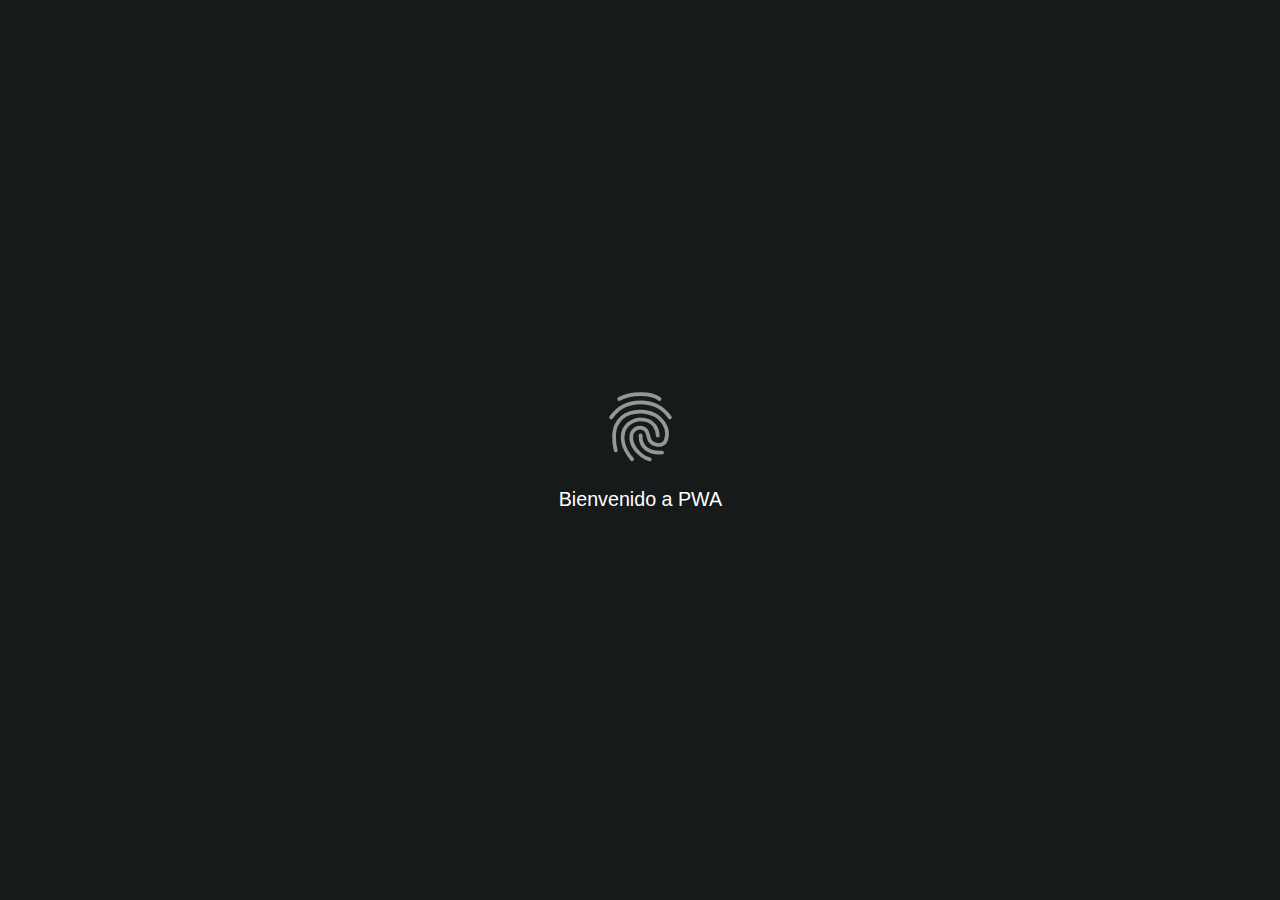
<file: index.html>
<!DOCTYPE html>
<html lang="es">
<head>
    
    <meta charset="UTF-8">
    <meta name="viewport" content="width=device-width, initial-scale=1.0">
    <meta http-equiv="X-UA-Compatible" content="ie=edge">
    <link rel="stylesheet" href="css/estilo.css">

    <!-- PWA desde aqui segun el video-->
        <!-- Para pintar de color la barra de navegador de un navegador-->
        <meta name="theme-color" content="#222">
        <!-- Para decirle a los navegadores que tu sitio esta optimizado para moviles y que el sitio es amigable -->
        <meta name="MobileOptimized" content="width">
        <meta name="HandheldFriendly" content="true">
        <!-- PWA para apple-->
        <meta name="apple-mobile-web-app-capable" content="yes">
        <meta name="apple-mobile-web-app-status-bar-style" content="black-translucent">
        <!-- icono-->
        <link rel="shortcut icon" type="image/png" href="img/16.png">
        <!-- Pantalla de inicio-->
        <link rel="apple-touch-icon" href="img/ico.png">
        <link rel="apple-touch-startup-image" href="img/ico.png">
        <!-- importante -->
        <link rel="manifest" href="manifest.json">

    <title>sau-manich</title>
</head>
<body>
        <div id="container">
                <svg width="51px" height="57px" viewBox="0 0 51 57" version="1.1" xmlns="http://www.w3.org/2000/svg" xmlns:xlink="http://www.w3.org/1999/xlink">
                    <g id="Page-1" stroke="none" stroke-width="1" fill="none" fill-rule="evenodd" stroke-linecap="round">
                        <g id="Artboard" transform="translate(-438.000000, -102.000000)" stroke="#979797" stroke-width="3">
                            <path d="M480.643284,151.284579 C475.23108,151.626868 470.974076,150.608589 467.872272,148.229744 C464.770468,145.850898 463.292395,142.254438 463.438051,137.440365" class="pathType1" id="Path-1"></path>
                            <path d="M446.36112,108.380701 C450.726056,105.742327 456.418366,104.42314 463.438051,104.42314 C470.457736,104.42314 475.514887,105.742327 478.609504,108.380701" class="pathType2" id="Path-2"></path>
                            <path d="M439.918388,123.071927 C445.448433,115.050039 453.279464,111.039094 463.41148,111.039094 C473.543496,111.039094 481.374527,115.050039 486.904572,123.071927" class="pathType2" id="Path-3"></path>
                            <path d="M456.64383,156.632203 C452.694302,151.774532 450.31629,147.294823 449.509794,143.193076 C448.300049,137.040455 449.8911,132.386793 452.721689,129.347965 C455.019807,126.88078 459.765192,124.745728 462.6918,124.745728 C468.117645,124.745728 472.283129,126.419684 474.617171,129.690941 C476.173198,131.87178 477.04408,134.564603 477.229816,137.76941" class="pathType1" id="Path-4"></path>
                            <path d="M443.604581,149.533875 C441.980135,143.519811 441.59018,134.404517 443.910397,129.625646 C446.230614,124.846775 449.433636,121.343822 455.131736,119.64833 C459.380393,118.384126 461.442452,118.528162 463.428252,118.454479 C465.414052,118.380797 473.463617,118.874095 478.61653,123.786554 C484.741431,129.625646 485.442423,135.555996 483.909701,140.688966 C482.632142,144.967416 478.598003,145.311836 477.229816,145.151449 C474.182446,144.794219 471.632577,143.103526 470.812048,141.539137 C468.868368,137.833394 469.950986,132.31092 464.322938,131.429809 C460.171841,130.779926 458.842293,132.502596 457.563554,134.015188 C456.284816,135.52778 455.373073,138.594315 456.548699,143.040265 C457.724326,147.486214 461.1968,151.001714 464.322938,153.502325 C466.407029,155.1694 468.570066,156.212693 470.812048,156.632203" class="pathType1" id="Path-5"></path>
                        </g>
                    </g>
                </svg>
                
            
                    <svg width="60px" height="60px" viewBox="0 0 60 60" version="1.1" xmlns="http://www.w3.org/2000/svg" xmlns:xlink="http://www.w3.org/1999/xlink">
                        <g id="Page-1" stroke="none" stroke-width="1" fill="none" fill-rule="evenodd">
                            <g id="Artboard" stroke="#0f8fa5" stroke-width="3">
                                <circle id="Oval" cx="30" cy="30" r="28"></circle>
                                <path d="M44.5038705,21.7819773 L23.5895375,41.995235 L13.5270395,31.313432 C11.6014933,28.2666192 9.4997705,26.7432128 7.22187102,26.7432128 C3.19361944,26.7432128 2.00387054,30 2.00387054,30 C1.74465551,44.5862972 14.5398975,58 30.0038705,58 C45.4678435,58 58.0038705,45.463973 58.0038705,30 C58.0038705,22.2901599 54.8877913,15.3081191 49.8463524,10.2445972" id="check" stroke-linecap="round" stroke-linejoin="round" stroke-dasharray="168" stroke-dashoffset="-168"></path>
                                
                            </g>
                        </g>
                    </svg>
            
            </div>
            <div id="text">Bienvenido a PWA </div>
            <script src="js/huella.js"></script>
            <!-- PWA script -->
        <script src="script.js"></script>
</body>
</html>
</file>
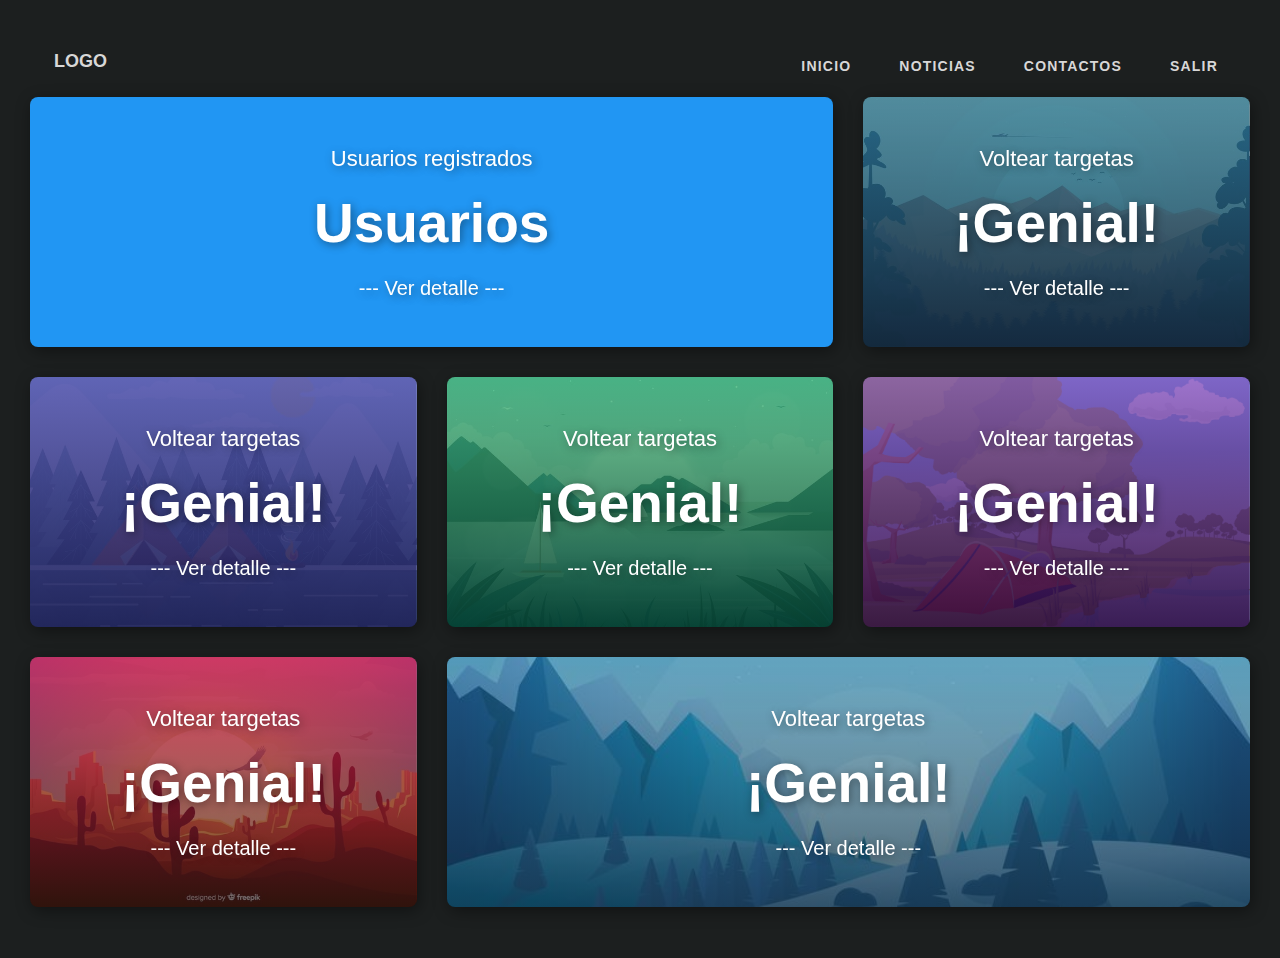
<file: home.html>
<!DOCTYPE html>
<html lang="es">
<head>
      <meta charset="UTF-8">
      <meta name="viewport" content="width=device-width, initial-scale=1.0">
      <meta http-equiv="X-UA-Compatible" content="ie=edge">

      <link rel="stylesheet" href="css/menu.css">
      <!-- PWA desde aqui segun el video-->
        <!-- Para pintar de color la barra de navegador de un navegador-->
        <meta name="theme-color" content="#222">
        <!-- Para decirle a los navegadores que tu sitio esta optimizado para moviles y que el sitio es amigable -->
        <meta name="MobileOptimized" content="width">
        <meta name="HandheldFriendly" content="true">
        <!-- PWA para apple-->
        <meta name="apple-mobile-web-app-capable" content="yes">
        <meta name="apple-mobile-web-app-status-bar-style" content="black-translucent">
        <!-- icono-->
        <link rel="shortcut icon" type="image/png" href="img/16.png">
        <!-- Pantalla de inicio-->
        <link rel="apple-touch-icon" href="img/ico.png">
        <link rel="apple-touch-startup-image" href="img/ico.png">
        <!-- importante -->
        <link rel="manifest" href="manifest.json">
      <title>Menu Responsivo | HTML & CSS</title>
      
</head>
<body>
      <div class="container">
          
            <div class="logo">
                    <a href="home.html">Logo</a>
              </div>
              <br>
            <nav>
                  <input type="checkbox" id="nav" class="ocultar">
                  
                  <label for="nav" class="nav-btn">
                        <i></i>
                        <i></i>
                        <i></i>
                  </label>
                  <div class="nav-envoltura">
                        <ul>
                              <li><a href="home.html">Inicio</a></li>
                              <li><a href="timeline.html">Noticias</a></li>
                              <li><a href="#">Contactos</a></li>
                              <li><a href="index.html">Salir</a></li>
                        </ul>
                  </div>
            </nav>
      </div>

<br><br>

      <div class="grids">
            <div class="card-one">
                <div class="card">
                    <div class="card__side card__side--front" id="front-1">
                        <div class="text-box">
                            <h3 class="text-box-top">Usuarios registrados</h3>
                            <h1 class="text-box-middle">Usuarios</h1>
                            <h3 class="text-box-lower">--- Ver detalle ---</h3>
                        </div>
                    </div>
                    <div class="card__side card__side--back" id="back-1">
                        <div class="text-box">
                            <h3 class="text-box-top">Usuarios registrados</h3>
                            <h1 class="text-box-middle">Usuarios</h1>
                            <h3 class="text-box-lower">--- Ver detalle ---</h3>
                        </div>
                    </div>
                </div>
            </div>
            <div class="card-two">
                <div class="card">
                    <div class="card__side card__side--front" id="front-2">
                        <div class="text-box">
                            <h3 class="text-box-top">Voltear targetas</h3>
                            <h1 class="text-box-middle">¡Genial!</h1>
                            <h3 class="text-box-lower">--- Ver detalle ---</h3>
                        </div>
                    </div>
                    <div class="card__side card__side--back" id="back-2">
                        <div class="text-box">
                            <h3 class="text-box-top">Targeta Volteada</h3>
                            <h1 class="text-box-middle">¡Genial!</h1>
                            <h3 class="text-box-lower">--- Ver detalle ---</h3>
                        </div>
                    </div>
                </div>
            </div>
            <div class="card-three">
                <div class="card">
                    <div class="card__side card__side--front" id="front-3">
                        <div class="text-box">
                            <h3 class="text-box-top">Voltear targetas</h3>
                            <h1 class="text-box-middle">¡Genial!</h1>
                            <h3 class="text-box-lower">--- Ver detalle ---</h3>
                        </div>
                    </div>
                    <div class="card__side card__side--back" id="back-3">
                        <div class="text-box">
                            <h3 class="text-box-top">Targeta Volteada</h3>
                            <h1 class="text-box-middle">¡Genial!</h1>
                            <h3 class="text-box-lower">--- Ver detalle ---</h3>
                        </div>
                    </div>
                </div>
            </div>
            <div class="card-four">
                <div class="card">
                    <div class="card__side card__side--front" id="front-4">
                        <div class="text-box">
                            <h3 class="text-box-top">Voltear targetas</h3>
                            <h1 class="text-box-middle">¡Genial!</h1>
                            <h3 class="text-box-lower">--- Ver detalle ---</h3>
                        </div>
                    </div>
                    <div class="card__side card__side--back" id="back-4">
                        <div class="text-box">
                            <h3 class="text-box-top">Targeta Volteada</h3>
                            <h1 class="text-box-middle">¡Genial!</h1>
                            <h3 class="text-box-lower">--- Ver detalle ---</h3>
                        </div>
                    </div>
                </div>
            </div>
            <div class="card-five">
                <div class="card">
                    <div class="card__side card__side--front" id="front-5">
                        <div class="text-box">
                            <h3 class="text-box-top">Voltear targetas</h3>
                            <h1 class="text-box-middle">¡Genial!</h1>
                            <h3 class="text-box-lower">--- Ver detalle ---</h3>
                        </div>
                    </div>
                    <div class="card__side card__side--back" id="back-5">
                        <div class="text-box">
                            <h3 class="text-box-top">Targeta Volteada</h3>
                            <h1 class="text-box-middle">¡Genial!</h1>
                            <h3 class="text-box-lower">--- Ver detalle ---</h3>
                        </div>
                    </div>
                </div>
            </div>
            <div class="card-six">
                <div class="card">
                    <div class="card__side card__side--front" id="front-6">
                        <div class="text-box">
                            <h3 class="text-box-top">Voltear targetas</h3>
                            <h1 class="text-box-middle">¡Genial!</h1>
                            <h3 class="text-box-lower">--- Ver detalle ---</h3>
                        </div>
                    </div>
                    <div class="card__side card__side--back" id="back-6">
                        <div class="text-box">
                            <h3 class="text-box-top">Targeta Volteada</h3>
                            <h1 class="text-box-middle">¡Genial!</h1>
                            <h3 class="text-box-lower">--- Ver detalle ---</h3> 
                        </div>
                    </div>
                </div>
            </div>
            <div class="card-seven">
                <div class="card">
                    <div class="card__side card__side--front" id="front-7">
                        <div class="text-box">
                            <h3 class="text-box-top">Voltear targetas</h3>
                            <h1 class="text-box-middle">¡Genial!</h1>
                            <h3 class="text-box-lower">--- Ver detalle ---</h3>
                        </div>
                    </div>
                    <div class="card__side card__side--back" id="back-7">
                        <div class="text-box">
                            <h3 class="text-box-top">Targeta Volteada</h3>
                            <h1 class="text-box-middle">¡Genial!</h1>
                            <h3 class="text-box-lower">--- Ver detalle ---</h3> 
                        </div>
                    </div>
                </div>
            </div>
        </div>
    <br><br><br>
    <script src="js/script.js"></script>
</body>

<script>
        var flipCheck = 0;
    
        function rotateCards() {
            if (flipCheck === 0) {
    
                document.getElementById('front-2').classList.add('showGreen');
                document.getElementById('back-2').classList.add('showRed');
    
                document.getElementById('front-1').classList.add('showGreen');
                document.getElementById('back-1').classList.add('showRed');
    
                flipCheck = 1;
    
    
                setTimeout(function () {
                    document.getElementById('front-4').classList.add('showGreen');
                    document.getElementById('back-4').classList.add('showRed');
    
                    document.getElementById('front-3').classList.add('showGreen');
                    document.getElementById('back-3').classList.add('showRed');
    
    
                    document.getElementById('front-5').classList.add('showGreen');
                    document.getElementById('back-5').classList.add('showRed');
    
                    setTimeout(function () {
    
    
                        document.getElementById('front-6').classList.add('showGreen');
                        document.getElementById('back-6').classList.add('showRed');
    
                        document.getElementById('front-7').classList.add('showGreen');
                        document.getElementById('back-7').classList.add('showRed');
                    }, 500);
    
                }, 500);
    
            } else {
    
                document.getElementById('front-2').classList.remove('showGreen');
                document.getElementById('back-2').classList.remove('showRed');
    
                document.getElementById('front-1').classList.remove('showGreen');
                document.getElementById('back-1').classList.remove('showRed');
    
                flipCheck = 0;
    
                setTimeout(function () {
                    document.getElementById('front-3').classList.remove('showGreen');
                    document.getElementById('back-3').classList.remove('showRed');
    
                    document.getElementById('front-4').classList.remove('showGreen');
                    document.getElementById('back-4').classList.remove('showRed');
    
                    document.getElementById('front-5').classList.remove('showGreen');
                    document.getElementById('back-5').classList.remove('showRed');
    
                    setTimeout(function () {
    
                        document.getElementById('front-7').classList.remove('showGreen');
                        document.getElementById('back-7').classList.remove('showRed');
    
                        document.getElementById('front-6').classList.remove('showGreen');
                        document.getElementById('back-6').classList.remove('showRed');
                    }, 500);
                }, 500);
            }
        }
    
        setInterval(rotateCards, 3000); // Time in milliseconds
    </script>
    
</html>
</file>
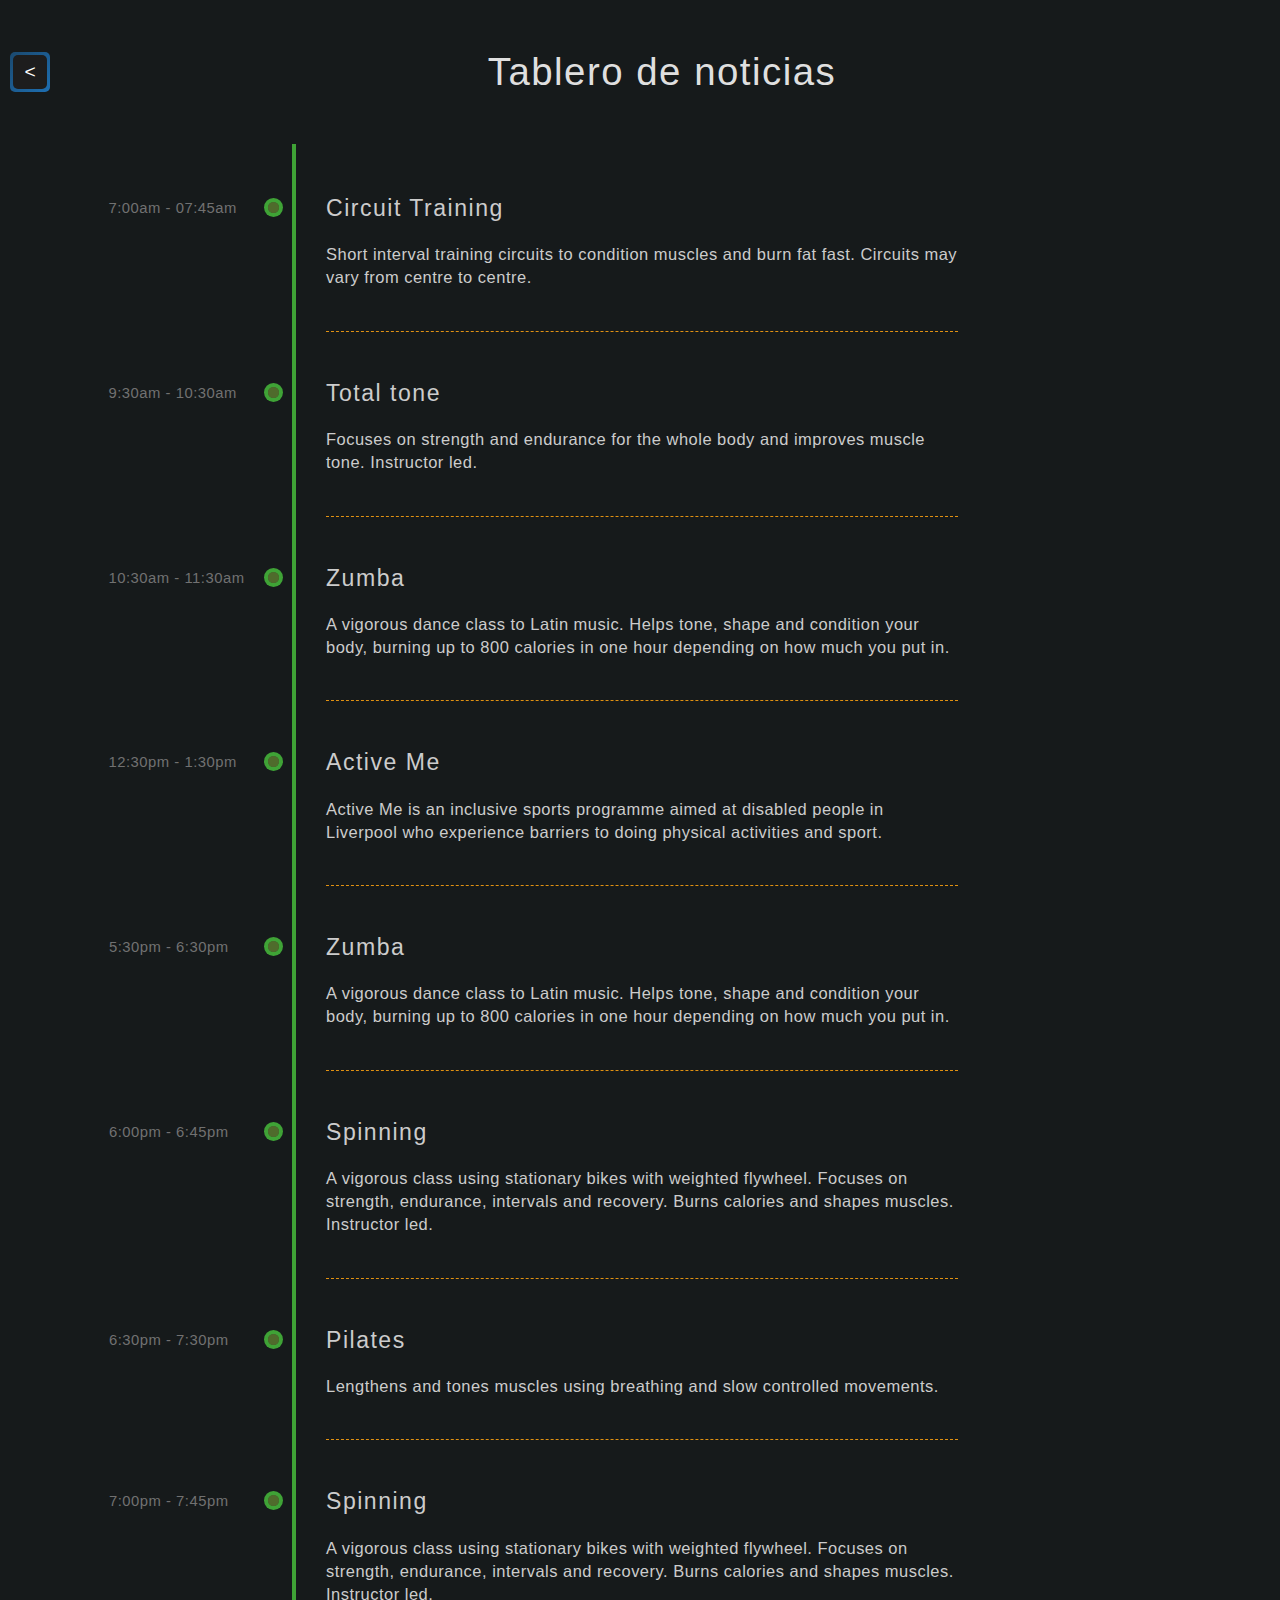
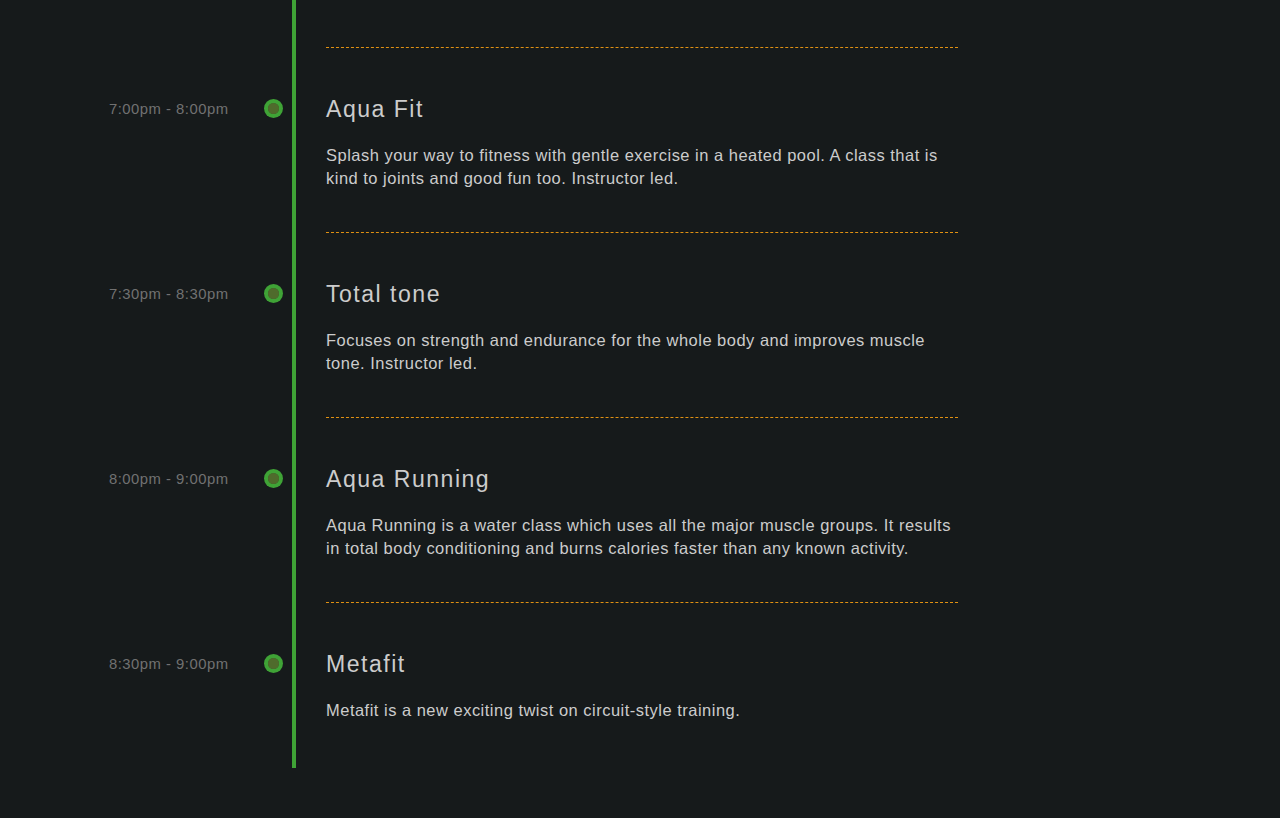
<file: timeline.html>
<!DOCTYPE html>
<html lang="en">
<head>
    <!-- icono-->
    <link rel="shortcut icon" type="image/png" href="img/16.png">
    <meta charset="UTF-8">
    <meta name="viewport" content="width=device-width, initial-scale=1.0">
    <meta http-equiv="X-UA-Compatible" content="ie=edge">
    <link rel="stylesheet" href="css/timeline.css">
    <!-- PWA desde aqui segun el video-->
        <!-- Para pintar de color la barra de navegador de un navegador-->
        <meta name="theme-color" content="#222">
        <!-- Para decirle a los navegadores que tu sitio esta optimizado para moviles y que el sitio es amigable -->
        <meta name="MobileOptimized" content="width">
        <meta name="HandheldFriendly" content="true">
        <!-- PWA para apple-->
        <meta name="apple-mobile-web-app-capable" content="yes">
        <meta name="apple-mobile-web-app-status-bar-style" content="black-translucent">
        
        <!-- Pantalla de inicio-->
        <link rel="apple-touch-icon" href="img/ico.png">
        <link rel="apple-touch-startup-image" href="img/ico.png">
        <!-- importante -->
        <link rel="manifest" href="manifest.json">
    <title>Document</title>
    
</head>
<body>
<div class="button-square">
  <div class="gradient"></div>
  <a href="home.html"><div class="button"> <</div></a>
</div>
          
        <div id="content">
                <h1>Tablero de noticias</h1>
              
                <ul class="timeline">
                  <li class="event" data-date="7:00am - 07:45am">
                    <h3>Circuit Training</h3>
                    <p>Short interval training circuits to condition muscles and burn fat fast. Circuits may vary from centre to centre.</p>
                  </li>
                  <li class="event" data-date="9:30am - 10:30am">
                    <h3>Total tone</h3>
                    <p>Focuses on strength and endurance for the whole body and improves muscle tone. Instructor led.</p>    
                  </li>
                  <li class="event" data-date="10:30am - 11:30am">
                    <h3>Zumba</h3>
                    <p>A vigorous dance class to Latin music. Helps tone, shape and condition your body, burning up to 800 calories in one hour depending on how much you put in.</p>    
                  </li>
                  <li class="event" data-date="12:30pm - 1:30pm">
                    <h3>Active Me</h3>
                    <p>Active Me is an inclusive sports programme aimed at disabled people in Liverpool who experience barriers to doing physical activities and sport.</p>
                  </li>
                  <li class="event" data-date="5:30pm - 6:30pm">
                    <h3>Zumba</h3>
                    <p>A vigorous dance class to Latin music. Helps tone, shape and condition your body, burning up to 800 calories in one hour depending on how much you put in.</p>    
                  </li>
                  <li class="event" data-date="6:00pm - 6:45pm">
                    <h3>Spinning</h3>
                    <p>A vigorous class using stationary bikes with weighted flywheel. Focuses on strength, endurance, intervals and recovery. Burns calories and shapes muscles. Instructor led.</p>    
                  </li>
                  <li class="event" data-date="6:30pm - 7:30pm">
                    <h3>Pilates</h3>
                    <p>Lengthens and tones muscles using breathing and slow controlled movements.</p>
                  </li>
                  <li class="event" data-date="7:00pm - 7:45pm">
                    <h3>Spinning</h3>
                    <p>A vigorous class using stationary bikes with weighted flywheel. Focuses on strength, endurance, intervals and recovery. Burns calories and shapes muscles. Instructor led.</p>    
                  </li>
                  <li class="event" data-date="7:00pm - 8:00pm">
                    <h3>Aqua Fit</h3>
                    <p>Splash your way to fitness with gentle exercise in a heated pool. A class that is kind to joints and good fun too. Instructor led.</p>    
                  </li>
                  <li class="event" data-date="7:30pm - 8:30pm">
                    <h3>Total tone</h3>
                    <p>Focuses on strength and endurance for the whole body and improves muscle tone. Instructor led.</p>    
                  </li>
                  <li class="event" data-date="8:00pm - 9:00pm">
                    <h3>Aqua Running</h3>
                    <p>Aqua Running is a water class which uses all the major muscle groups. It results in total body conditioning and burns calories faster than any known activity.</p>    
                  </li>
                  <li class="event" data-date="8:30pm - 9:00pm">
                    <h3>Metafit</h3>
                    <p>Metafit is a new exciting twist on circuit-style training.</p>    
                  </li>        
                </ul>
              </div>
              <script src="js/script.js"></script>
</body>
</html>
</file>
<file: css/estilo.css>
body {
	margin: 0;
	height: 100vh;
	display: flex;
	justify-content: center;
	align-items: center;
	font-family: 'Roboto', sans-serif;
    flex-direction: column;
    background: #161a1b;
}
#container {
	position: relative;
	transform: scale(1.25)
}
#container:hover {
	cursor: pointer;
}
#container * {
	position: absolute;
	top: 0;
	left: -25px
}

#Path-1,
#Path-2,
#Path-3,
#Path-4,
#Path-5 {
	stroke-dasharray: 200;
  stroke-dashoffset: 0;
/* 	animation-play-state: paused; */
}
.animate-path {
	animation: 0.8s fingerprint_animation ease-in forwards;
}
.animate-path-delay {
	animation: 0.8s fingerprint_animation ease-in forwards;
	animation-delay: 0.1s
	
}
#text {
	margin-top: 100px;
    transform: scale(1.23);
    color: #fff;
/* 	animation-play-state: paused; */
}
.animate-text {
	animation: 0.5s fadeout linear forwards;
}
#check {
	animation-delay: 0.3s;
}
.animate-check {
	animation: 0.5s check_animation linear forwards;
}
#checkmark {
	position: absolute;
	left: -5px;
	top: 0px;
}
#Oval {
	stroke-dasharray: 200px;
	stroke-dashoffset: 200;
	opacity: 0;
	transform: rotate(-75deg);
	transform-origin: 30px 30px;
/* 	animation-play-state: paused; */
}
.animate-oval {
	animation: 0.5s circle_animation 0.2s ease-in forwards;
}
@keyframes fingerprint_animation {
	50% {
		stroke-dashoffset: -100;
	}
	60% {
		stroke-opacity: 0;
	}
	100% {
		stroke-dashoffset: -200;
		stroke-opacity: 0;
	}
}

@keyframes fadeout {
	60% {
		opacity: 1;
	}
	100% {
		opacity: 0;
	}
}

@keyframes circle_animation {
	60% {
		opacity: 1;
	}
	100% {
		opacity: 1;
		stroke-dasharray: 400px;
		transform: rotate(40deg);
	}
}

@keyframes check_animation {
	0% {
		stroke-dasharray: 126;
		stroke-dashoffset: 126;
		
	}
	100% {
		stroke-dasharray: 45;
		stroke-dashoffset: 94
	}
}
</file>
<file: css/menu.css>
*
{
  box-sizing: border-box;
}
body
{
  margin: 0;
  padding: 0;
  width: 100%;
  height: 100vh;
  font-family: tahoma;
  font-weight: 400;
  background: #1c1f1f;
  background-position: center;
  background-size: cover;
}
nav
{
  padding: 8px;
}
.logo
{
  float: left;
  padding: 8px;
  margin-left: 16px;
  margin-top: 8px;
}
.logo a
{
  color: #d8d7d7;
  text-transform: uppercase;
  font-weight: 700;
  font-size: 18px;
  letter-spacing: 0px;
  text-decoration: none;
}
nav ul
{
  float: right;
}
nav ul li
{
  display: inline-block;
  float: left;
}
nav ul li:not(:first-child)
{
  margin-left: 48px;
}
nav ul li:last-child
{
  margin-right: 24px;
}
nav ul li a
{
  display: inline-block;
  outline: none;
  color: #d8d7d7;
  text-transform: uppercase;
  text-decoration: none;
  font-size: 14px;
  letter-spacing: 1.2px;
  font-weight: 600;
}

@media screen and (max-width: 864px)
{
  .logo
  {
    padding: 0;
  }
  .nav-envoltura
  {
    position: fixed;
    top: 0;
    left: 0;
    width: 100%;
    height: 100%;
    z-index: -1;
    background: #1c1f1f;
    opacity: 0;
    transition: all 0.2s ease;
  }
  .nav-envoltura ul
  {
    position: absolute;
    top: 50%;
    transform: translateY(-50%);
    width: 100%;
  }
  .nav-envoltura ul li
  {
    display: block;
    float: none;
    width: 100%;
    text-align: right;
    margin-bottom: 10px;
  }
  .nav-envoltura ul li:nth-child(1) a
  {
    transition-delay: 0.2s;
  }
  .nav-envoltura ul li:nth-child(2) a
  {
    transition-delay: 0.3s;
  }
  .nav-envoltura ul li:nth-child(3) a
  {
    transition-delay: 0.4s;
  }
  .nav-envoltura ul li:nth-child(4) a
  {
    transition-delay: 0.5s;
  }
  .nav-envoltura ul li:not(:first-child)
  {
    margin-left: 0;
  }
  .nav-envoltura ul li a
  {
    padding: 10px 24px;
    opacity: 0;
    color: #d8d7d7;
    font-size: 14px;
    font-weight: 600;
    letter-spacing: 1.2px;
    transform: translateX(-20px);
    transition: all 0.2s ease;
  }
  .nav-btn
  {
    position: fixed;
    right: 10px;
    top: 10px;
    display: block;
    width: 48px;
    height: 48px;
    cursor: pointer;
    z-index: 9999;
    border-radius: 50%;
  }

  .nav-btn i
  {
    display: block;
    width: 20px;
    height: 2px;
    background: #d8d7d7;
    border-radius: 2px;
    margin-left: 14px;
  }
  .nav-btn i:nth-child(1)
  {
    margin-top: 16px;
  }
  .nav-btn i:nth-child(2)
  {
    margin-top: 4px;
    opacity: 1;
  }
  .nav-btn i:nth-child(3)
  {
    margin-top: 4px;
  }
}

#nav:checked + .nav-btn
{
  transform: rotate(45deg);
}

#nav:checked + .nav-btn i
{
  background: #d8d7d7;
  transition: transform 0.2s ease;
}

#nav:checked + .nav-btn i:nth-child(1)
{
  transform: translateY(6px) rotate(180deg);
}

#nav:checked + .nav-btn i:nth-child(2)
{
  opacity: 0;
}

#nav:checked + .nav-btn i:nth-child(3)
{
  transform: translateY(-6px) rotate(90deg);
}

#nav:checked ~ .nav-envoltura
{
  z-index: 9990;
  opacity: 1;
}

#nav:checked ~ .nav-envoltura ul li a
{
  opacity: 1;
  transform: translateX(0);
}

.ocultar
{
  display: none;
  opacity: 0;
}


@import url("https://fonts.googleapis.com/css?family=Rubik:400,700&display=swap");

*,
*::after,
*::before {
    margin: 0;
    padding: 0;
    box-sizing: inherit;
}

html {
    font-size: 48.5%;
}

body {
    font-family: 'Rubik', sans-serif;
    font-weight: 400;
    line-height: 1.7;
    padding: 3rem;
    box-sizing: border-box;
}

.grids {
    max-width: 136rem;
    margin: 0 auto;
    display: grid;
    grid-template-columns: 1fr 1fr;
    grid-column-gap: 3rem;
    grid-row-gap: 3rem;
}

.card-one {
    grid-column: 1/4;
}

.card-two {
    grid-column: 1/4;
}

.card-three {
    grid-column: 1/4;
}

.card-four {
    grid-column: 1/4;
}

.card-five {
    grid-column: 1/4;
}

.card-six {
    grid-column: 1/4;
}

.card-seven {
    grid-column: 1/4;
}

.card {
    perspective: 150rem;
    -moz-perspective: 150rem;
    position: relative;
    height: 25rem;
    width: 100%;
    transition: all ease-in-out 400ms;
    cursor: pointer;
}

.card:hover{
    transform: scale(1.05);
}

.card:active{
    transform: translateY(-1px);
}

.card__side {
    transition: all .8s ease;
    color: white;
    font-size: 2rem;
    position: absolute;
    top: 0;
    left: 0;
    height: 25rem;
    width: 100%;
    backface-visibility: hidden;
    box-shadow: 2px 4px 16px rgba(0, 0, 0, 0.4);
    border-radius: 8px;
}

.card__side--front {
    background-color: #2196F3;
    position: relative;
    background-position: center;
    background-repeat: no-repeat;
    background-size: cover;
}

.card__side--back {
    background-color: #303F9F;
    transform: rotateY(180deg);
    background-position: center;
    background-repeat: no-repeat;
    background-size: cover;
}

.showGreen {
    transform: rotateY(-180deg);
}

.showRed {
    transform: rotateY(0);
}

.text-box {
    position: absolute;
    top: 50%;
    left: 50%;
    transform: translate(-50%, -50%);
    text-align: center;
    width: 100%;
}

.text-box-top {
    font-size: 2.2rem;
    text-shadow: 2px 2px 10px #0000006c;
    font-weight: 400;
}

.text-box-middle {
    font-size: 5.5rem;
    font-weight: 700;
    text-shadow: 2px 2px 10px #0000006c;
}

.text-box-lower {
    font-size: 2rem;
    text-shadow: 2px 2px 10px #0000006c;
    font-weight: 400;
}

.heading{
    transition: all 0.6s linear;
}

.hide{
    visibility: hidden;
    opacity: 0;
}

.show{
    visibility: visible;
    opacity: 1;
}

#front-1 {
<<<<<<< HEAD
    background-image: linear-gradient(rgba(204, 30, 88, 0.6), rgba(20, 20, 20, 0.6)), url("../img/1.png");
=======
    background-image: linear-gradient(rgba(204, 30, 88, 0.6), rgba(20, 20, 20, 0.6)), url("https://https://static.vecteezy.com/system/resources/previews/000/517/829/non_2x/vector-landscape-illustration.png");
>>>>>>> 375df20290ba36adcda4692706c679513d31f9b2
}

#front-2 {
    background-image: linear-gradient(rgba(31, 136, 168, 0.767), rgba(14, 46, 65, 0.9)), url("../img/2.jpg");
}

#front-3 {
    background-image: linear-gradient(rgba(84, 86, 175, 0.9), rgba(27, 27, 85, 0.9)), url("../img/3.jpg");
}

#front-4 {
    background-image: linear-gradient(rgba(74, 190, 122, 0.767), rgba(6, 66, 48, 0.9)), url("../img/4.jpg");
}

#front-5 {
    background-image: linear-gradient(rgba(128, 74, 190, 0.767), rgba(42, 6, 66, 0.9)), url("../img/7.jpg");
}

#front-6 {
    background-image: linear-gradient(rgba(214, 21, 86, 0.801), rgba(20, 20, 20, 0.6)), url("../img/6.jpg");
}

#front-7 {
  background-image: linear-gradient(rgba(31, 136, 168, 0.418), rgba(14, 46, 65, 0.746)), url("../img/5.jpg");
}

/* Back */

#back-1 {
  background-image: linear-gradient(rgba(204, 30, 88, 0.6), rgba(20, 20, 20, 0.6)), url("../img/1.png");
}

#back-2 {
  background-image: linear-gradient(rgba(31, 136, 168, 0.767), rgba(14, 46, 65, 0.9)), url("../img/2.jpg");
}

#back-3 {
  background-image: linear-gradient(rgba(84, 86, 175, 0.9), rgba(27, 27, 85, 0.9)), url("../img/3.jpg");
}

#back-4 {
  background-image: linear-gradient(rgba(74, 190, 122, 0.767), rgba(6, 66, 48, 0.9)), url("../img/4.jpg");
}

#back-5 {
  background-image: linear-gradient(rgba(128, 74, 190, 0.767), rgba(42, 6, 66, 0.9)), url("../img/7.jpg");
}

#back-6 {
  background-image: linear-gradient(rgba(214, 21, 86, 0.801), rgba(20, 20, 20, 0.6)), url("../img/6.jpg");
}

#back-7 {
  background-image: linear-gradient(rgba(31, 136, 168, 0.418), rgba(14, 46, 65, 0.746)), url("../img/5.jpg");
}

@media screen and (min-width: 1024px) {
    html {
        font-size: 62.5%;
    }

    .grids {
        max-width: 136rem;
        margin: 0 auto;
        display: grid;
        grid-template-columns: 1fr 1fr 1fr;
        grid-column-gap: 3rem;
        grid-row-gap: 3rem;
    }

    .card-one {
        grid-column: 1/3;
    }

    .card-two {
        grid-column: 3/4;
    }

    .card-three {
        grid-column: 1/2;
    }

    .card-four {
        grid-column: 2/2;
    }

    .card-five {
        grid-column: 3/4;
    }

    .card-six {
        grid-column: 1/2;
    }

    .card-seven {
        grid-column: 2/4;
    }
}
</file>
<file: css/timeline.css>
@import url(https://fonts.googleapis.com/css?family=Source+Sans+Pro:200,300,400,600,700|Oswald:400,300,700);
@import url("https://maxcdn.bootstrapcdn.com/font-awesome/4.4.0/css/font-awesome.min.css");
@import url(https://fonts.googleapis.com/css?family=Orbitron);
body {
  background: #161a1b;
  font-size: 16px;
}
strong {
  font-weight: 600;
}
h1 {
  font-family: 'Oswald', sans-serif;
  letter-spacing: 1.5px;
  color: #dfdfdf;
  font-weight: 100;
  font-size: 2.4em;
}
#content {
  margin-top: 50px;
  text-align: center;
}
/* Timeline */
.timeline {
  border-left: 4px solid #3fa336;
  border-bottom-right-radius: 4px;
  border-top-right-radius: 4px;
  /* background: #4d0303fd; */
  color: #cccccc;
  font-family: 'Source Sans Pro', sans-serif;
  margin: 50px auto;
  letter-spacing: 0.5px;
  position: relative;
  line-height: 1.4em;
  font-size: 1.03em;
  padding: 30px;
  list-style: none;
  text-align: left;
  font-weight: 1;
  max-width: 50%;
}
.timeline h1,
.timeline h2,
.timeline h3 {
  font-family: 'Oswald', sans-serif;
  letter-spacing: 1.5px;
  font-weight: 100;
  font-size: 1.4em;
}
.timeline .event {
  border-bottom: 1px dashed #e09112;
  padding-bottom: 25px;
  margin-bottom: 50px;
  position: relative;
}
.timeline .event:last-of-type {
  padding-bottom: 0;
  margin-bottom: 0;
  border: none;
}
.timeline .event:before,
.timeline .event:after {
  position: absolute;
  display: block;
  top: 0;
}
.timeline .event:before {
  left: -217.5px;
  color: #717171;
  content: attr(data-date);
  text-align: right;
  font-weight: 400;
  font-size: 0.9em;
  min-width: 120px;
}
.timeline .event:after {
  box-shadow: 0 0 0 4px #3fa336;
  left: -57.85px;
  background: #91c74078;
  border-radius: 50%;
  height: 11px;
  width: 11px;
  content: "";
  top: 5px;
}
@media (max-width: 800px) {

  .timeline .event:before {
    left: -0.5px;
    top: 28px;
    background-color: #e09112;
    color: white;
    margin-top: 8px;
    padding: 2px 8px 2px 8px;
    content: attr(data-date);
    text-align: right;
    font-weight: 400;
    font-size: 0.9em;
    min-width: 120px;
  }
  .timeline .event p {
      top: 27px;
      padding: 10px 0px 10px 0px;
      position: relative;
  }
}




.button-square {
	width: 40px; height: 40px;
	overflow: hidden;
	position: relative;
	cursor: pointer;
	margin: 2px;
	border-radius: 5px;
	float: left;
}

.button-circle {
	width: 30px; height: 30px;
	overflow: hidden;
	position: relative;
	cursor: pointer;
	margin: 15px;
	border-radius: 100%;
	float: left;
}

.button {
	background: #1d1d1d;
	font-family: 'Orbitron', sans-serif;
	font-size: 1.2em;
	text-align: center;
	color: #fff;	
	position: absolute;
	top: 3px;
	left: 3px;
}

.button-square .button {
	width: 34px;
	line-height: 34px;
	border-radius: 5px;
}

.button-circle .button {
	width: 74px; height: 74px;
	border-radius: 100%;
}

/*=================*/
/*====GRADIENT====*/
.gradient, .gradient:after {
	display: block;
	content: "";
	width: 400px; height: 80px;
	background: #1b496e;
	background: -moz-linear-gradient(-45deg,  #1b496e 0%, #1d72b8 18%, #2976ab 42%, #292f75 62%, #1b496e 82%, #1b496e 100%);
	background: -webkit-gradient(linear, left top, right bottom, color-stop(0%,#bd328f), color-stop(18%,#1b496e), color-stop(42%,#2976ab), color-stop(62%,#292f75), color-stop(82%,#bd328f), color-stop(100%,#bd328f));
	background: -webkit-linear-gradient(-45deg,  #1b496e 0%,#1d72b8 18%,#2976ab 42%,#292f75 62%,#1b496e 82%,#1b496e 100%);
	background: -o-linear-gradient(-45deg,  #1b496e 0%,#1d72b8 18%,#2976ab 42%,#292f75 62%,#1b496e 82%,#1b496e 100%);
	background: -ms-linear-gradient(-45deg,  #1b496e 0%,#1d72b8 18%,#2976ab 42%,#292f75 62%,#1b496e 82%,#1b496e 100%);
	background: linear-gradient(135deg,  #1b496e 0%,#1d72b8 18%,#2976ab 42%,#292f75 62%,#1b496e 82%,#1b496e 100%);
}

.gradient {
	animation: 8s anim linear infinite;
}

.gradient:after {
	transform: translateX(400px);
}

@keyframes anim{
	0% {transform: translateX(0px) ;}
	100% {transform: translateX(-400px) ;}
}

/***/

.thanks {
  position: absolute;
  right: 5px;
  top: 5px;
  color: #fff;
}
</file>
